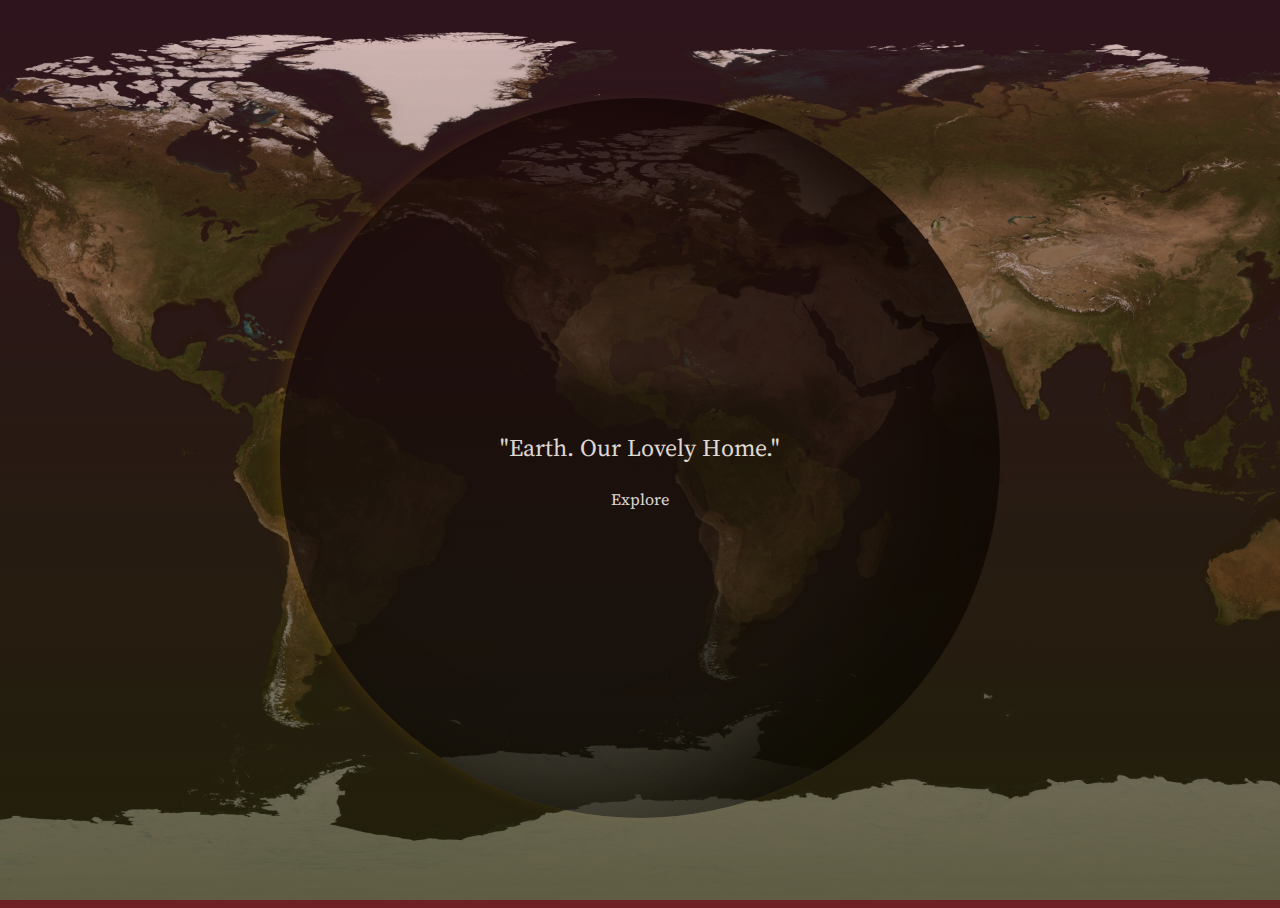
<file: newsplash.html>
<!DOCTYPE html>
<html lang="en">
<head>
    <meta charset="UTF-8">
    <meta http-equiv="X-UA-Compatible" content="IE=edge">
    <meta name="viewport" content="width=device-width, initial-scale=1.0">
    <link rel="stylesheet" href="newsplash.css">
    <title>All around the world</title>
</head>
<body>

<div class = "textadd">
    <p>"Earth. Our Lovely Home."</p>
    <a href="index.html">Explore</a>
</div>
<div class="box2"></div>
<div class="box"></div>
<div class="earth"></div>



</body>
</html>
</file>
<file: newsplash.css>
@import url('https://fonts.googleapis.com/css2?family=Noto+Nastaliq+Urdu:wght@700&family=Source+Serif+Pro:wght@700&display=swap');
html, body {
    height: 100vh;
    /* background-color: #000; */
  }
  
  body {
    background: linear-gradient(rgba(168, 46, 46, 0.652),rgba(234, 227, 11, 0.326)),
    url(misc/earthimage.jpg)
      center/cover;
    overflow: hidden;
    display: flex;
    align-items: center;
    justify-content: center;
    z-index: -1;
    opacity: 0.8;
  }

  .textadd{
    position:relative;
    z-index:1;
    text-align: center;
font-family: 'Source Serif Pro', serif;  }

  p{
    text-shadow:rgb(10, 8, 8);
    position:relative; 
    color: white; 
    
    font-size: 1.5em;
  }

  a{
    position:relative; 
    color: white; 
    text-decoration: none;
    
  }

  a:hover {
    transition:0.5s;
    color:rgb(213, 3, 182);
  }
  .earth {
    transform-style: preserve-3d;
    min-width: 80vh;
    min-height: 80vh;
    border-radius: 50%;
    position: absolute;
    background: linear-gradient(rgba(17, 7, 7, 0.847),rgba(10, 8, 8, 0.808)),
    url(misc/earthimage.jpg ) repeat-x;
    background-size: cover;
    animation: rotate 2s infinite linear;
    box-shadow: -80px -15px 80px 10px rgba(0,0,0,.9) inset, -10px 0px 15px -7px #95650459;
    object-fit: cover;
    position: absolute;
    
  }

  .earth:hover{
    animation: rotate 20s infinite linear;
    background: linear-gradient(rgba(235, 173, 1, 0.356),rgba(219, 214, 214, 0.359)),
    url(misc/earthimage.jpg ) repeat-x; 
    background-size: cover; 
    transform: scaleZ(50%);
  }
  
  @media only screen and (max-width: 500px) {
    .earth {
      min-width: 50vh;
      min-height: 50vh;
    }
  }
  

.box {
  animation: circle 3s infinite;
  clip-path: circle(75%);
  height: 100vh;
  background: linear-gradient(rgba(255, 0, 212, 0.347),rgb(234, 225, 66)),
  url(misc/earthimage.jpg)
    center/cover;
  overflow: hidden;
  display: flex;
  align-items: center;
  justify-content: center;
  z-index: -1;
  opacity: 0.8;
  position: absolute;
  position:absolute;
  top:0px;
  right:0px;
  bottom:0px;
  left:0px;
}
.box2 {
  animation: circle 3s infinite;
  clip-path: circle(30%);
  height: 100vh;
  background: linear-gradient(rgba(196, 17, 17, 0.234),rgb(22, 28, 142)),
  url(misc/earthimage.jpg)
    center/cover;
  overflow: hidden;
  display: flex;
  align-items: center;
  justify-content: center;
  z-index: -1;
  opacity: 0.8;
  position: absolute;
  position:absolute;
  top:0px;
  right:0px;
  bottom:0px;
  left:0px;
}
.box:hover {
  transition: 0.5s;
  background: linear-gradient(rgba(62, 66, 56, 0.174),rgb(10, 8, 8)),
  url(misc/earthimage.jpg)
    center/cover;
    animation: circle 3s infinite;
    clip-path: circle(75%);
    height: 100vh;
    overflow: hidden;
    display: flex;
    align-items: center;
    justify-content: center;
    z-index: -1;
    opacity: 0.8;
    position: absolute;
    top:0px;
    right:0px;
    bottom:0px;
    left:0px;
    
}



@keyframes circle {
  0% { clip-path: circle(75%); }
  50% { clip-path: circle(25%); }
  100% { clip-path: circle(75%); }
}


  @keyframes rotate {
    0% {
      background-position: 0px 0px;
    }
    100% {
      background-position:1200px 0px;
    }
  }
</file>
